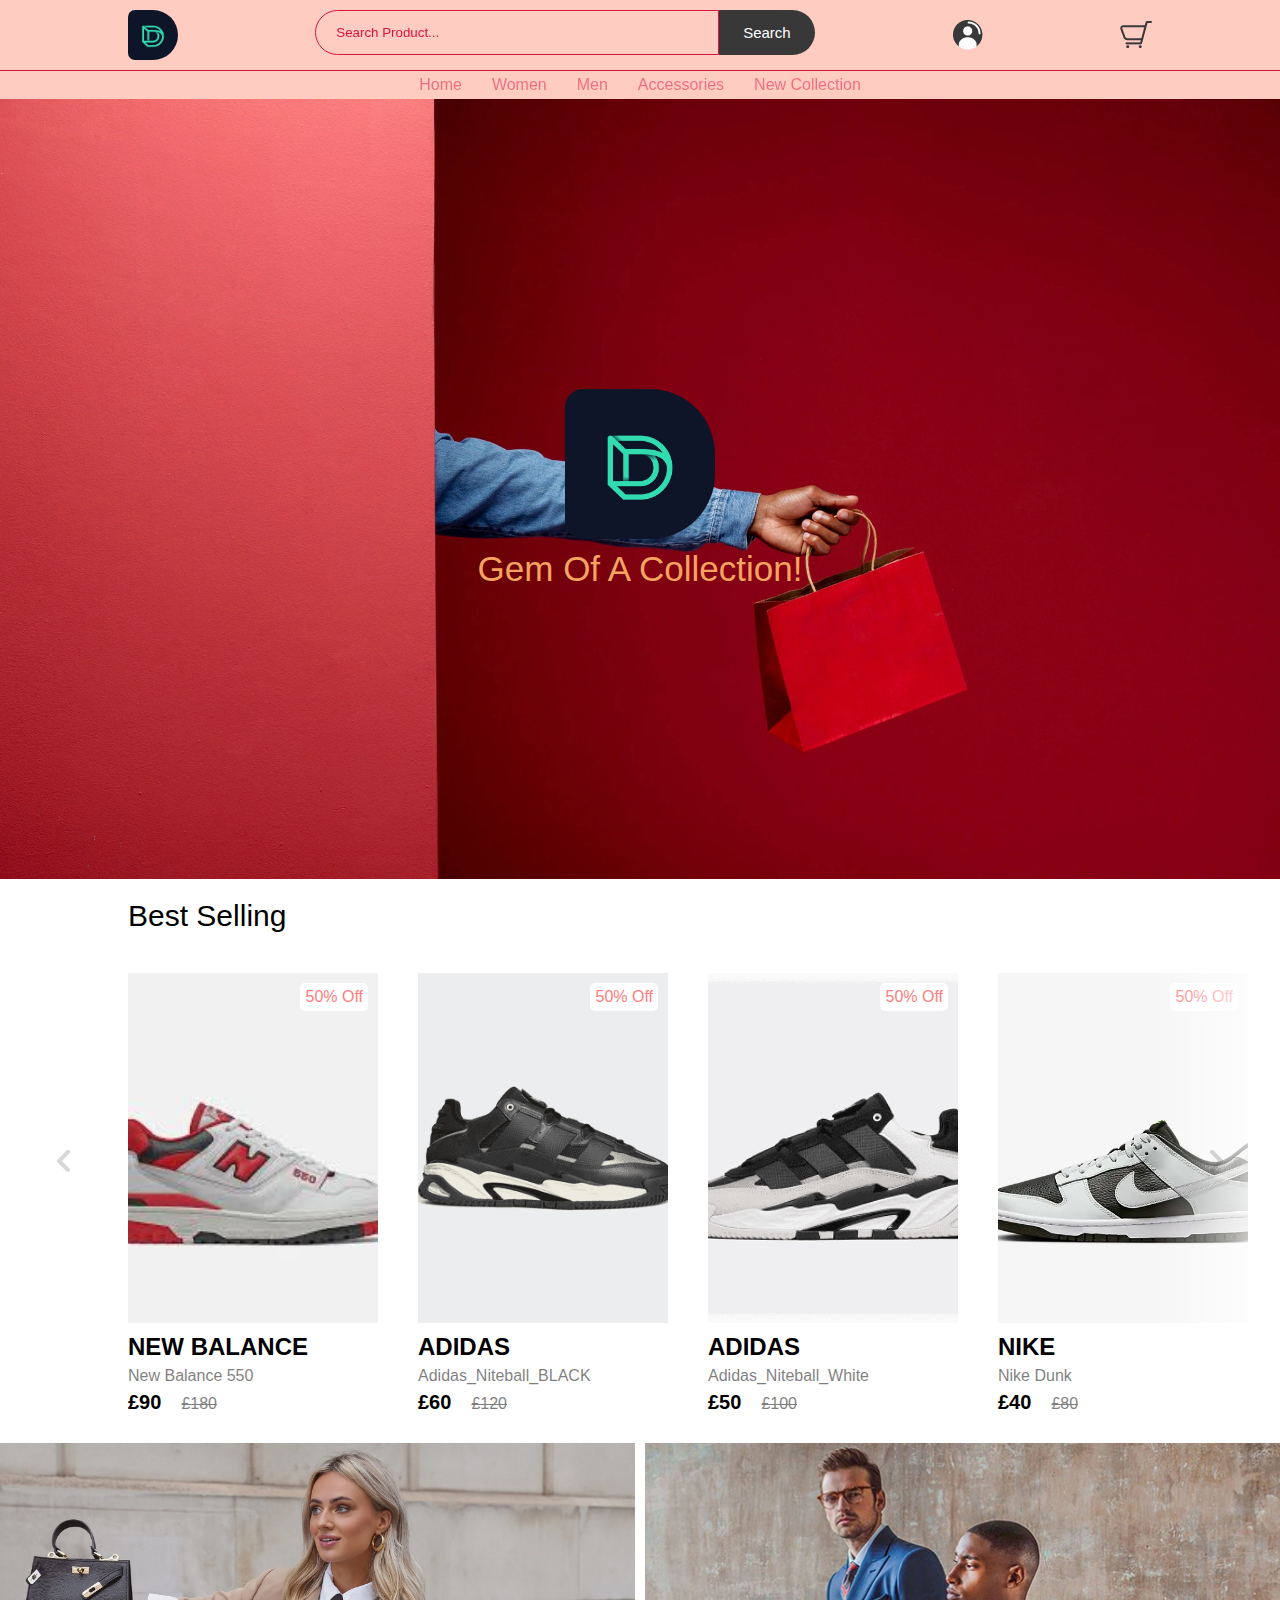
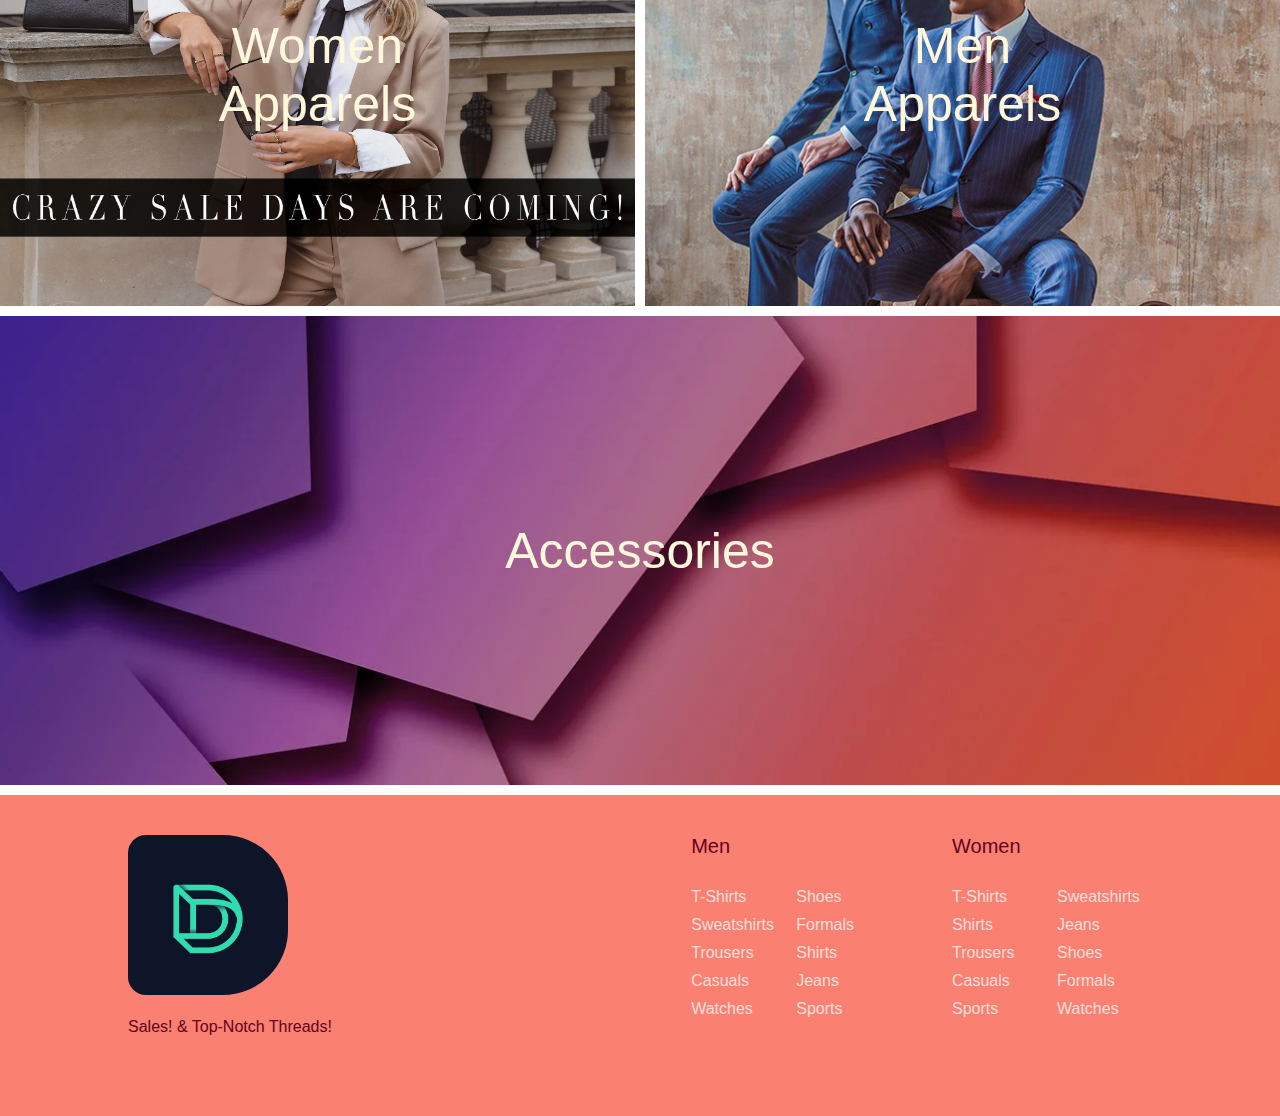
<file: index.html>
<!DOCTYPE html>
<html lang="en">
  <head>
    <meta charset="UTF-8">
    <meta name="viewport" content="width=device-width, initial-scale=1.0">
    <meta http-equiv="X-UA-Compatible" content="ie=edge">
    <title>DEV-MART</title>
    <link rel="stylesheet" href="CSS/home.css">
 
  </head>
  <body>
      <nav class="navbar"></nav>
      <script src="JS/nav.js"></script>
      
    

      <!-- HERO SEC-->
      <header class="hero-section">
          <div class="content">
              <img src="images/Logo.jpeg" class="logo" alt="">
              <p class="sub-heading">Gem of a Collection!</p> 
          </div>
      </header>
      <!--CARDS CONTAINER-->
      <section class="product">
            <h2 class="product-category">Best selling</h2>
            <button class="pre-btn"><img src="images/arrow.png" alt=""></button>
            <button class="nxt-btn"><img src="images/arrow.png" alt=""></button>
            <div class="product-container">  
                <div class="product-card">
                    <div class="product-image">
                        <span class="discount-tag">50% off</span>
                        <img src="images/NB_550_RED.jpeg" class="product-thumb" alt="">
                        <button class="card-btn">add to whislist</button>
                    </div>
                     <div class="product-info">
                        <h2 class="product-brand">New Balance</h2>
                        <p class="product-short-des">New Balance 550</p>
                        <span class="price">£90</span><span class="actual-price">£180</span>
                    </div>
                </div>

                <div class="product-card">
                    <div class="product-image">
                        <span class="discount-tag">50% off</span>
                        <img src="images/Adidas_Niteball_BL.png" class="product-thumb" alt="">
                        <button class="card-btn">add to whislist</button>
                    </div>
                     <div class="product-info">
                        <h2 class="product-brand">Adidas</h2>
                        <p class="product-short-des">Adidas_Niteball_BLACK</p>
                        <span class="price">£60</span><span class="actual-price">£120</span>
                    </div>
                </div>

                <div class="product-card">
                    <div class="product-image">
                        <span class="discount-tag">50% off</span>
                        <img src="images/Adidas_Niteball_White.png" class="product-thumb" alt="">
                        <button class="card-btn">add to whislist</button>
                    </div>
                     <div class="product-info">
                        <h2 class="product-brand">Adidas</h2>
                        <p class="product-short-des">Adidas_Niteball_White</p>
                        <span class="price">£50</span><span class="actual-price">£100</span>
                    </div>
                </div>

                <div class="product-card">
                    <div class="product-image">
                        <span class="discount-tag">50% off</span>
                        <img src="images/Nike DUNK.png" class="product-thumb" alt="">
                        <button class="card-btn">add to whislist</button>
                    </div>
                     <div class="product-info">
                        <h2 class="product-brand">Nike</h2>
                        <p class="product-short-des">Nike Dunk</p>
                        <span class="price">£40</span><span class="actual-price">£80</span>
                    </div>
                </div>

                <div class="product-card">
                    <div class="product-image">
                        <span class="discount-tag">50% off</span>
                        <img src="images/Adidas_Niteball.png" class="product-thumb" alt="">
                        <button class="card-btn">add to whislist</button>
                    </div>
                     <div class="product-info">
                        <h2 class="product-brand">Adidas</h2>
                        <p class="product-short-des">Adidas_Niteball </p>
                        <span class="price">£100</span><span class="actual-price">£200</span>
                    </div>
                </div>

                <div class="product-card">
                    <div class="product-image">
                        <span class="discount-tag">50% off</span>
                        <img src="images/Nike Court Legacy.png" class="product-thumb" alt="">
                        <button class="card-btn">add to whislist</button>
                    </div>
                     <div class="product-info">
                        <h2 class="product-brand">Nike</h2>
                        <p class="product-short-des">Nike Court Legacy</p>
                        <span class="price">£60</span><span class="actual-price">£120</span>
                    </div>
                </div>

                <div class="product-card">
                    <div class="product-image">
                        <span class="discount-tag">50% off</span>
                        <img src="images/Nike AirForce 1.png" class="product-thumb" alt="">
                        <button class="card-btn">add to whislist</button>
                    </div>
                     <div class="product-info">
                        <h2 class="product-brand">Nike</h2>
                        <p class="product-short-des">Nike AirForce 1</p>
                        <span class="price">£60</span><span class="actual-price">£120</span>
                    </div>
                </div>

                <div class="product-card">
                    <div class="product-image">
                        <span class="discount-tag">50% off</span>
                        <img src="images/Nike Blazer.png" class="product-thumb" alt="">
                        <button class="card-btn">add to whislist</button>
                    </div>
                     <div class="product-info">
                        <h2 class="product-brand">Nike</h2>
                        <p class="product-short-des">Nike Blazer</p>
                        <span class="price">£110</span><span class="actual-price">£220</span>
                    </div>

                    
                </div>

                


            
            </div>           
      </section>

      <!--Collections-->
      <section class="collection-container">
          <a href=# class="collection">
              <img src="images/sale.png" alt="">
              <p class="collection-title">Women<br>Apparels</p>
          </a>
          <a href=# class="collection">
              <img src="images/Suits.png" alt="">
              <p class="collection-title">Men<br>Apparels</p>
          </a>
          <a href=# class="collection">
            <img src="images/b2.png" alt="">
            <p class="collection-title">Accessories</p>
          </a>
      </section>

      <script src="JS/home.js"></script>
      

      <footer></footer>
      <script src="JS/footer.js"></script>
   
  </body>
</html>
</file>
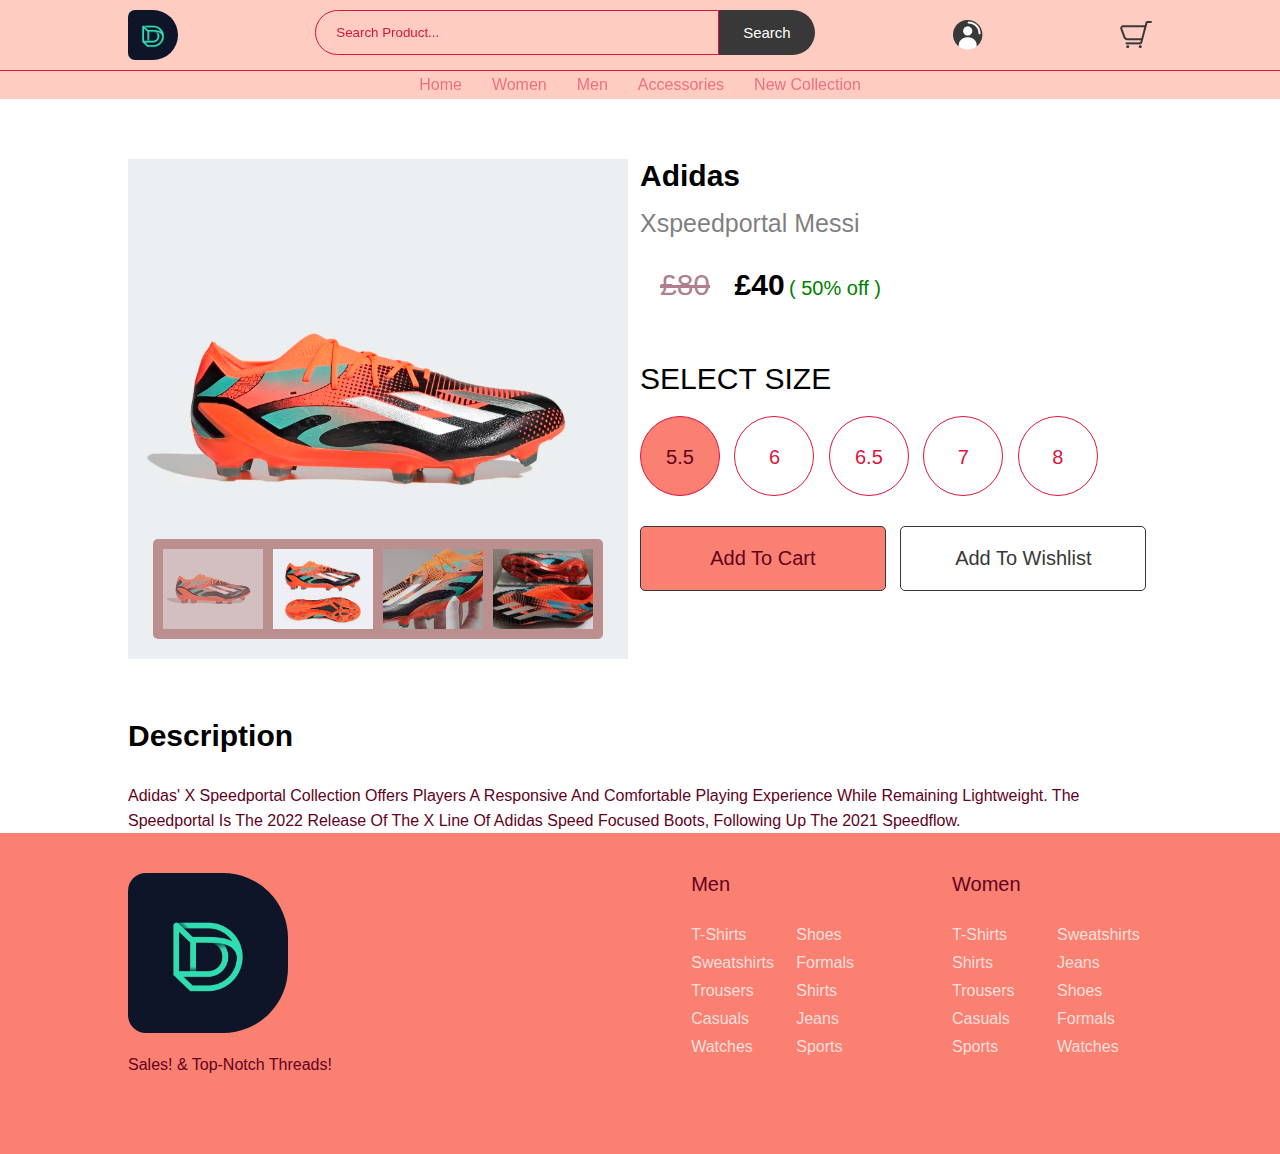
<file: product.html>
<!DOCTYPE html>
<html lang="en">
  <head>
    <meta charset="UTF-8">
    <meta name="viewport" content="width=device-width, initial-scale=1.0">
    <meta http-equiv="X-UA-Compatible" content="ie=edge">
    <title>Products</title>

    <link rel="stylesheet" href="CSS/home.css">
    <link rel="stylesheet" href="CSS/product.css">

 
   
    <script src="JS/home.js"></script>
    
   
 
  </head>
  <body>

    <nav class="navbar"></nav>
    <script src="JS/nav.js"></script>

    <section class="product-details">
        <div class="image-slider">
            <div class="product-images">
                <img src="images/X Speedportal Messi.1.png" class="active" alt="">
                <img src="images/Xspeedportal1.jpeg" alt="">
                <img src="images/Xspeedportal2.jpeg" alt="">
                <img src="images/Xspeedportal3.jpeg" alt="">
            </div>
        </div>
        
        <!--image-slider-->
        <div class="details">
          <h2 class="product-brand">Adidas</h2>
          <p class="product-short-des">Xspeedportal Messi</p>
          <span class="product-price"></span>
          <span class="product-actual-price">£80</span>
          <span class="product-price">£40</span>
          <span class="product-discount">( 50% off )</span>

          <p class="product-sub-heading">select size</p>

          <input type="radio" name="size" value="s" checked hidden id="s-size">
          <label for="s-size" class="size-radio-btn check">5.5</label>
          <input type="radio" name="size" value="m" hidden id="m-size">
          <label for="m-size" class="size-radio-btn">6</label>
          <input type="radio" name="size" value="l" hidden id="l-size">
          <label for="l-size" class="size-radio-btn">6.5</label>
          <input type="radio" name="size" value="xl" hidden id="xl-size">
          <label for="xl-size" class="size-radio-btn">7</label>
          <input type="radio" name="size" value="xxl" hidden id="xxl-size">
          <label for="xxl-size" class="size-radio-btn">8</label>

          <button class="btn cart-btn">add to cart</button>
          <button class="btn">add to wishlist</button>
        
      </div>
    </section>

    <section class="detail-des">
      <h2 class="heading">Description</h2>
      <p class="des">adidas' X Speedportal collection offers players a responsive and comfortable playing experience while remaining lightweight. The Speedportal is the 2022 release of the X line of adidas speed focused boots, following up the 2021 Speedflow.</p>
        
    </section>

  







    <footer></footer>
    <script src="JS/footer.js"></script>
    <script src="JS/product.js"></script>
  </body>
</html>
</file>
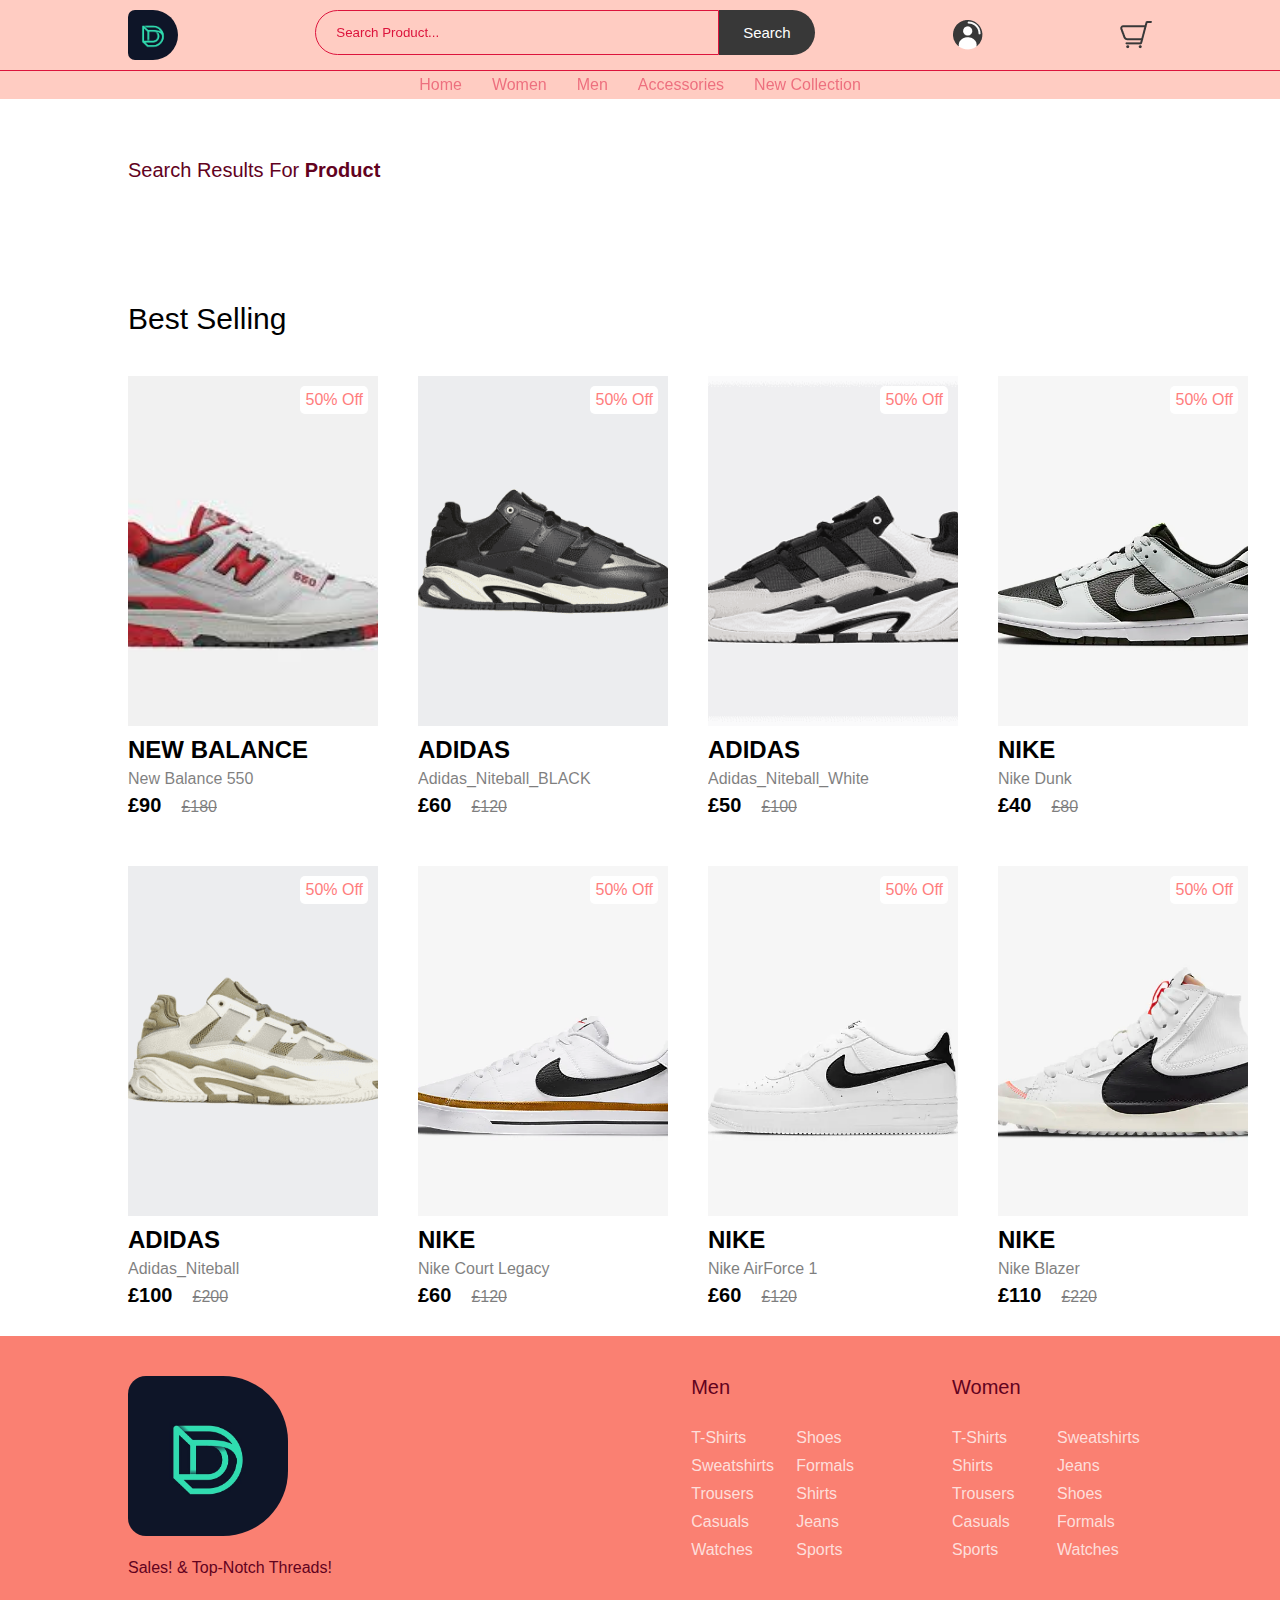
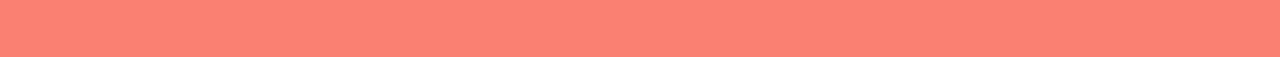
<file: search.html>
<!DOCTYPE html>
<html lang="en">
  <head>
    <meta charset="UTF-8">
    <meta name="viewport" content="width=device-width, initial-scale=1.0">
    <meta http-equiv="X-UA-Compatible" content="ie=edge">
    <title>Search</title>
    <link rel="stylesheet" href="CSS/home.css">
    <link rel="stylesheet" href="CSS/search.css">
  </head>

  <body>
      <nav class="navbar"></nav>

      <section class="search-results">
        <h2 class="heading">search results for <span>product</span></h2>
      </section>


      <section class="product">
        <h2 class="product-category">Best selling</h2>
    
        <div class="product-container">  
            <div class="product-card">
                <div class="product-image">
                    <span class="discount-tag">50% off</span>
                    <img src="images/NB_550_RED.jpeg" class="product-thumb" alt="">
                    <button class="card-btn">add to whislist</button>
                </div>
                 <div class="product-info">
                    <h2 class="product-brand">New Balance</h2>
                    <p class="product-short-des">New Balance 550</p>
                    <span class="price">£90</span><span class="actual-price">£180</span>
                </div>
            </div>

            <div class="product-card">
                <div class="product-image">
                    <span class="discount-tag">50% off</span>
                    <img src="images/Adidas_Niteball_BL.png" class="product-thumb" alt="">
                    <button class="card-btn">add to whislist</button>
                </div>
                 <div class="product-info">
                    <h2 class="product-brand">Adidas</h2>
                    <p class="product-short-des">Adidas_Niteball_BLACK</p>
                    <span class="price">£60</span><span class="actual-price">£120</span>
                </div>
            </div>

            <div class="product-card">
                <div class="product-image">
                    <span class="discount-tag">50% off</span>
                    <img src="images/Adidas_Niteball_White.png" class="product-thumb" alt="">
                    <button class="card-btn">add to whislist</button>
                </div>
                 <div class="product-info">
                    <h2 class="product-brand">Adidas</h2>
                    <p class="product-short-des">Adidas_Niteball_White</p>
                    <span class="price">£50</span><span class="actual-price">£100</span>
                </div>
            </div>

            <div class="product-card">
                <div class="product-image">
                    <span class="discount-tag">50% off</span>
                    <img src="images/Nike DUNK.png" class="product-thumb" alt="">
                    <button class="card-btn">add to whislist</button>
                </div>
                 <div class="product-info">
                    <h2 class="product-brand">Nike</h2>
                    <p class="product-short-des">Nike Dunk</p>
                    <span class="price">£40</span><span class="actual-price">£80</span>
                </div>
            </div>

            <div class="product-card">
                <div class="product-image">
                    <span class="discount-tag">50% off</span>
                    <img src="images/Adidas_Niteball.png" class="product-thumb" alt="">
                    <button class="card-btn">add to whislist</button>
                </div>
                 <div class="product-info">
                    <h2 class="product-brand">Adidas</h2>
                    <p class="product-short-des">Adidas_Niteball </p>
                    <span class="price">£100</span><span class="actual-price">£200</span>
                </div>
            </div>

            <div class="product-card">
                <div class="product-image">
                    <span class="discount-tag">50% off</span>
                    <img src="images/Nike Court Legacy.png" class="product-thumb" alt="">
                    <button class="card-btn">add to whislist</button>
                </div>
                 <div class="product-info">
                    <h2 class="product-brand">Nike</h2>
                    <p class="product-short-des">Nike Court Legacy</p>
                    <span class="price">£60</span><span class="actual-price">£120</span>
                </div>
            </div>

            <div class="product-card">
                <div class="product-image">
                    <span class="discount-tag">50% off</span>
                    <img src="images/Nike AirForce 1.png" class="product-thumb" alt="">
                    <button class="card-btn">add to whislist</button>
                </div>
                 <div class="product-info">
                    <h2 class="product-brand">Nike</h2>
                    <p class="product-short-des">Nike AirForce 1</p>
                    <span class="price">£60</span><span class="actual-price">£120</span>
                </div>
            </div>

            <div class="product-card">
                <div class="product-image">
                    <span class="discount-tag">50% off</span>
                    <img src="images/Nike Blazer.png" class="product-thumb" alt="">
                    <button class="card-btn">add to whislist</button>
                </div>
                 <div class="product-info">
                    <h2 class="product-brand">Nike</h2>
                    <p class="product-short-des">Nike Blazer</p>
                    <span class="price">£110</span><span class="actual-price">£220</span>
                </div>

                
            </div>

            


        
        </div>           
  </section>


      <footer></footer>


      <script src="JS/nav.js"></script>
      <script src="JS/footer.js"></script>

   
  </body>
</html>
</file>
<file: CSS/home.css>
@import "nav.css";
@import "footer.css";

.hero-section {
  width: 100%;
  height: calc(100vh - 120px);
  background-image: url("../images/HERo.png");
  background-size: cover;
  display: flex;
  justify-content: center;
  align-items: center;
}

.hero-section .logo {
  height: 150px;
  border-top-right-radius: 65px;
  border-bottom-right-radius: 65px;
  border-top-left-radius: 18px;
  border-bottom-left-radius: 18px;
  display: block;
  margin: auto;
}

.hero-section .sub-heading {
  margin-top: 10px;
  text-align: center;
  color: sandybrown;
  text-transform: capitalize;
  font-size: 35px;
  font-weight: 300;
}

.product {
  position: relative;
  overflow: hidden;
  padding: 20px 0;
}

.product-category {
  padding: 0 10vw;
  font-size: 30px;
  font-weight: 500;
  margin-bottom: 40px;
  text-transform: capitalize;
}
.product-container {
  padding: 0 10vw;
  display: flex;
  overflow-x: auto;
  scroll-behavior: smooth;
}

.product-container::-webkit-scrollbar {
  display: none;
}

.product-card {
  flex: 0 0 auto;
  width: 250px;
  height: 450px;
  margin-right: 40px;
}

.product-image {
  position: relative;
  width: 100%;
  height: 350px;
  overflow: hidden;
}

.product-thumb {
  width: 100%;
  height: 350px;
  object-fit: cover;
}

.discount-tag {
  position: absolute;
  background: #fff;
  padding: 5px;
  border-radius: 5px;
  color: #ff7d7d;
  right: 10px;
  top: 10px;
  text-transform: capitalize;
}

.card-btn {
  position: absolute;
  bottom: 10px;
  left: 50%;
  transform: translateX(-50%);
  padding: 10px;
  width: 90%;
  text-transform: capitalize;
  border: none;
  outline: none;
  background: #fff;
  border-radius: 5px;
  transition: 0.5s;
  cursor: pointer;
  opacity: 0;
}

.product-card:hover .card-btn {
  opacity: 1;
}

.card-btn:hover {
  background: palevioletred;
}

.product-info {
  width: 100%;
  height: 100px;
  padding-top: 10px;
}

.product-brand {
  text-transform: uppercase;
}

.product-short-des {
  width: 100%;
  height: 20px;
  line-height: 20px;
  overflow: hidden;
  opacity: 0.5;
  text-transform: capitalize;
  margin: 5px 0;
}

.price {
  font-weight: 900;
  font-size: 20px;
}

.actual-price {
  margin-left: 20px;
  opacity: 0.5;
  text-decoration: line-through;
}

.pre-btn,
.nxt-btn {
  border: none;
  width: 10vw;
  height: 100%;
  position: absolute;
  top: 0;
  display: flex;
  justify-content: center;
  align-items: center;
  background: linear-gradient(90deg, rgba(255, 255, 255, 0) 0%, #fff 100%);
  cursor: pointer;
  z-index: 8;
}

.pre-btn {
  left: 0;
  transform: rotate(180deg);
}

.nxt-btn {
  right: 0;
}

.pre-btn img,
.nxt-btn img {
  opacity: 0.2;
}

.pre-btn:hover img,
.nxt-btn:hover img {
  opacity: 1;
}

.collection-container {
  width: 100%;
  display: grid;
  grid-template-columns: repeat(2, 1fr);
  grid-gap: 10px;
}

.collection {
  position: relative;
}

.collection img {
  width: 100%;
  height: 100%;
  object-fit: cover;
}

.collection p {
  position: absolute;
  top: 50%;
  left: 50%;
  transform: translate(-50%, -50%);
  text-align: center;
  color: cornsilk;
  font-size: 50px;
  text-transform: capitalize;
}

.collection:nth-child(3) {
  grid-column: span 2;
  margin-bottom: 10px;
}
</file>
<file: CSS/product.css>
.product-details {
  width: 100%;
  padding: 60px 10vw;
  display: flex;
  justify-content: space-between;
}

.image-slider {
  width: 500px;
  height: 500px;
  position: relative;
  background-image: url("../images/X\ Speedportal\ Messi.1.png");
  background-size: cover;
}

.product-images {
  position: absolute;
  bottom: 20px;
  left: 50%;
  transform: translateX(-50%);
  width: 90%;
  background: rosybrown;
  border-radius: 5px;
  display: grid;
  grid-template-columns: repeat(4, 1fr);
  height: 100px;
  grid-gap: 10px;
  padding: 10px;
}

.product-images img {
  width: 100%;
  height: 80px;
  object-fit: cover;
  cursor: pointer;
}

.product-images img.active {
  opacity: 0.5;
}
.details {
  width: 50%;
}

.details .product-brand {
  text-transform: capitalize;
  font-size: 30px;
}

.details .product-short-des {
  font-size: 25px;
  line-height: 30px;
  height: auto;
  margin: 15px 0 30px;
}

.product-price {
  font-weight: 700;
  font-size: 30px;
}

.product-actual-price {
  font-size: 30px;
  opacity: 0.5;
  text-decoration: line-through;
  margin: 0 20px;
  font-weight: 300;
  color: #62021e;
}

.product-discount {
  color: green;
  font-size: 20px;
}

.product-sub-heading {
  font-size: 30px;
  text-transform: uppercase;
  margin: 60px 0 10px;
  font-weight: 300;
}

.size-radio-btn {
  display: inline-block;
  width: 80px;
  height: 80px;
  text-align: center;
  font-size: 20px;
  border: 1px solid crimson;
  border-radius: 50%;
  margin: 10px;
  margin-left: 0;
  line-height: 80px;
  text-transform: uppercase;
  color: crimson;
  cursor: pointer;
}

.size-radio-btn.check {
  background: salmon;
  color: #62021e;
}

.btn {
  width: 48%;
  padding: 20px;
  border-radius: 5px;
  background: none;
  border: 1px solid #383838;
  color: #383838;
  font-size: 20px;
  cursor: pointer;
  margin: 20px 0;
  text-transform: capitalize;
}

.cart-btn {
  margin-right: 2%;
  background: salmon;
  color: #62021e;
}

.detail-des {
  padding: 0 10vw;
  text-transform: capitalize;
}

.heading {
  font-size: 30px;
  margin-bottom: 30px;
}

.des {
  color: #62021e;
  line-height: 25px;
}
</file>
<file: CSS/search.css>
.search-results {
  width: 100%;
  padding: 60px 0;
}

.heading {
  font-size: 20px;
  text-transform: capitalize;
  font-weight: 400;
  margin-bottom: 40px;
  padding: 0 10vw;
  color: #62021e;
}

.heading span {
  font-weight: 700;
}

.product-container {
  display: grid;
  grid-template-columns: repeat(4, 1fr);
  height: auto;
  grid-row-gap: 40px;
}
</file>
